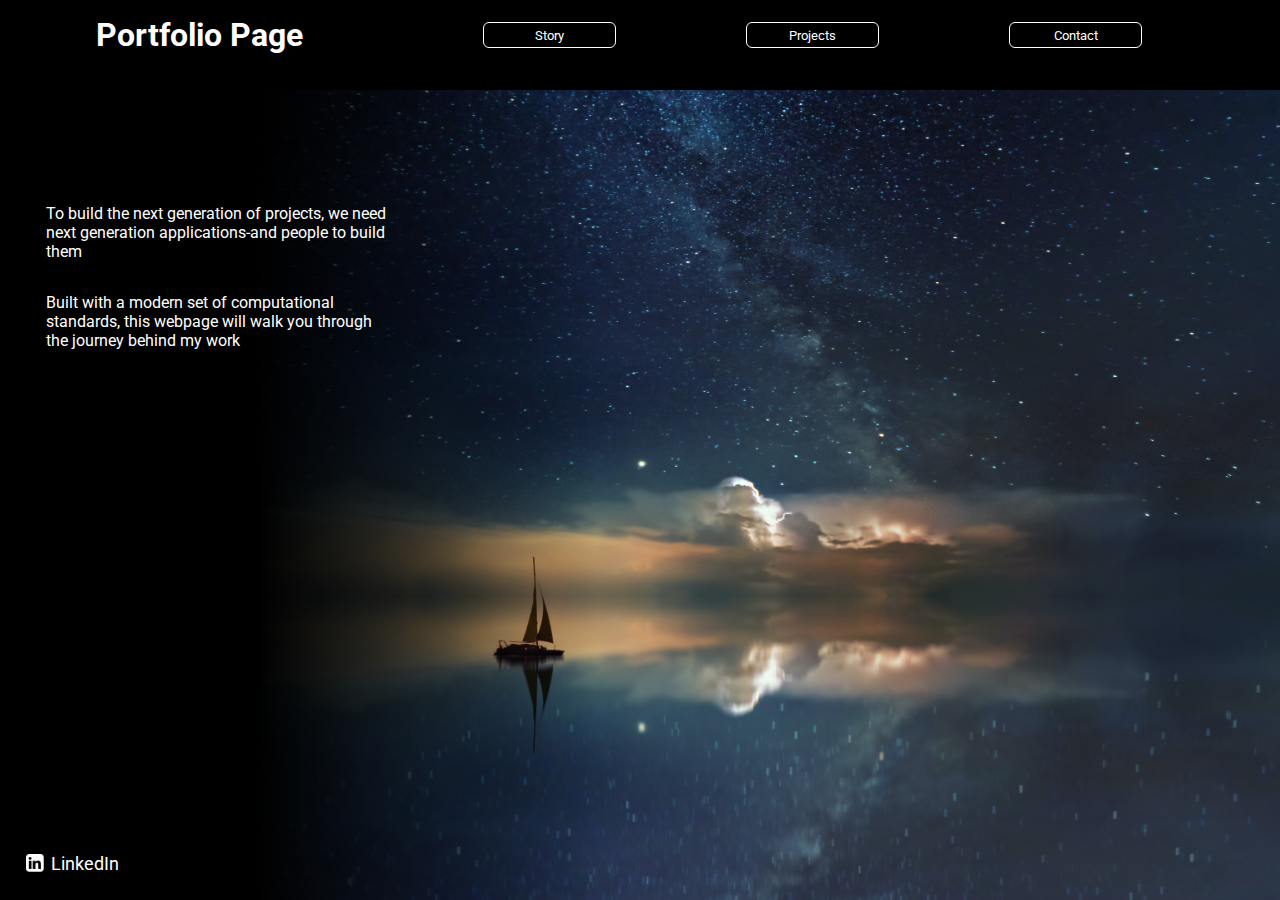
<file: index.html>
<!DOCTYPE html>

<head>
    <link rel="stylesheet" href="css/main.css">
    <link rel="icon" src="favicon.ico">
    <link rel="preconnect" href="https://fonts.googleapis.com">
    <link rel="preconnect" href="https://fonts.gstatic.com" crossorigin>
    <link href="https://fonts.googleapis.com/css2?family=Roboto:wght@700&display=swap" rel="stylesheet">
</head>

<body>
    <header>
        <a href="/index.html">
            <h1>Portfolio Page</h1>
        </a>
        <form action="/story.html">
            <button class="button-header" id="button-story">Story</button>
        </form>
        <form action="/projects.html">
            <button class="button-header" id="button-projects">Projects</button>
        </form>
        <form action="/contact.html">
            <button class="button-header" id="button-contact">Contact</button>
        </form>
    </header>
    <main>
        <div class="text">
            <p>
                To build the next generation of projects, we need next generation applications-and people to build them
            </p>
            <p>
                Built with a modern set of computational standards, this webpage will walk you through the journey
                behind my work
            </p>
        </div>
        <div class="index-background-image background-image-with-gradient "></div>
    </main>
    <footer>
        <a href="https://linkedin.com" target="_blank">
            <img style="width:1em" src="img/linkedin.png">
            <p>LinkedIn</p>
        </a>
    </footer>
</body>
</file>
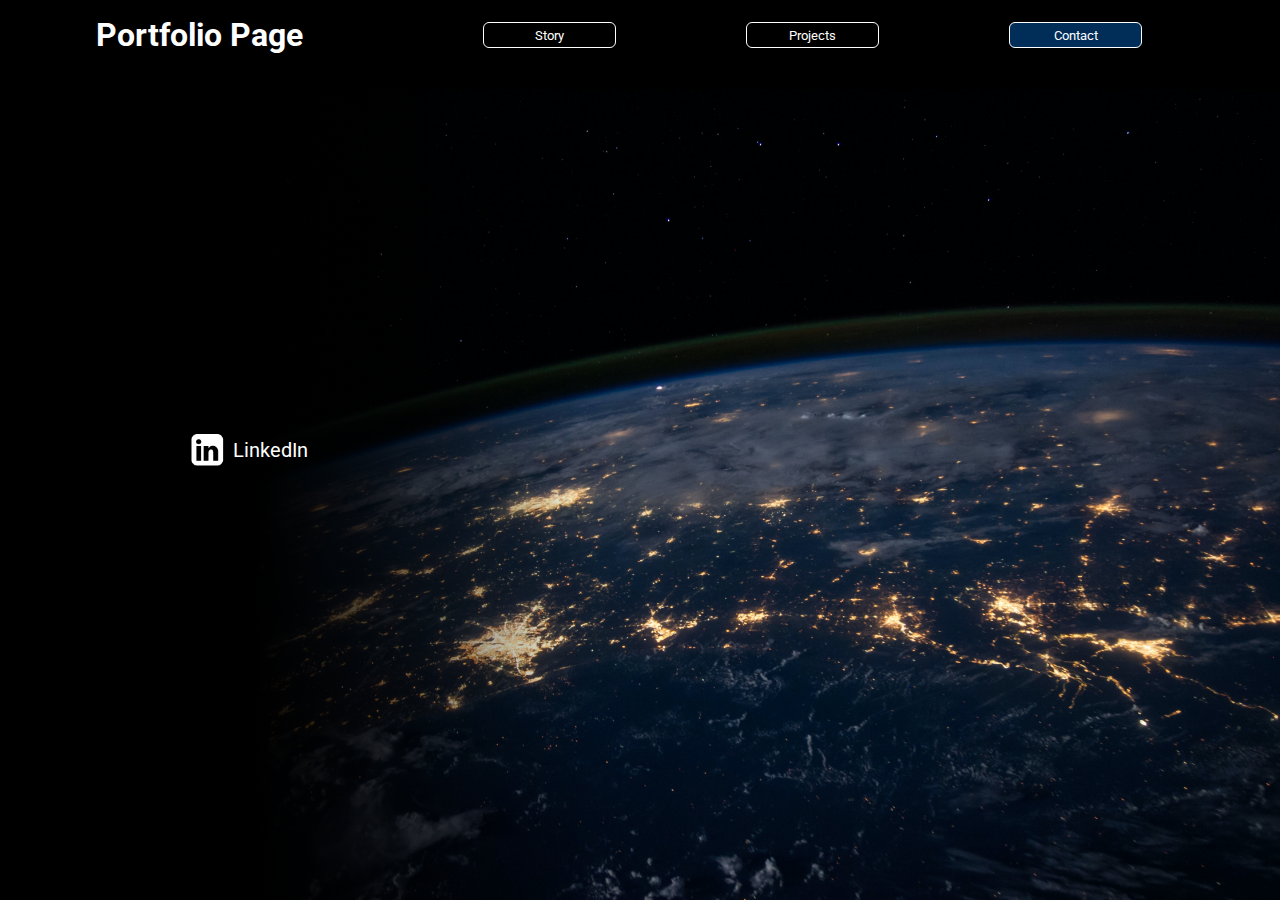
<file: contact.html>
<!DOCTYPE html>

<head>
    <link rel="stylesheet" href="css/main.css">
    <link rel="stylesheet" href="css/contact.css">
    <link rel="icon">
    <link rel="preconnect" href="https://fonts.googleapis.com">
    <link rel="preconnect" href="https://fonts.gstatic.com" crossorigin>
    <link href="https://fonts.googleapis.com/css2?family=Roboto:wght@700&display=swap" rel="stylesheet">
</head>

<body>
    <header>
        <a href="/index.html">
            <h1>Portfolio Page</h1>
        </a>
        <form action="/story.html">
            <button class="button-header" id="button-story">Story</button>
        </form>
        <form action="/projects.html">
            <button class="button-header" id="button-projects">Projects</button>
        </form>
        <form action="/contact.html">
            <button class="button-header" id="button-contact">Contact</button>
        </form>
        <div class="background-image-with-gradient contact-background-image" src="img/nasa.jpg">
    </header>
    <main>
        <a href="https://linkedin.com" target="_blank">
            <img src="img/linkedin.png">
            <p>LinkedIn</p>
        </a>
    </main>
</body>
</file>
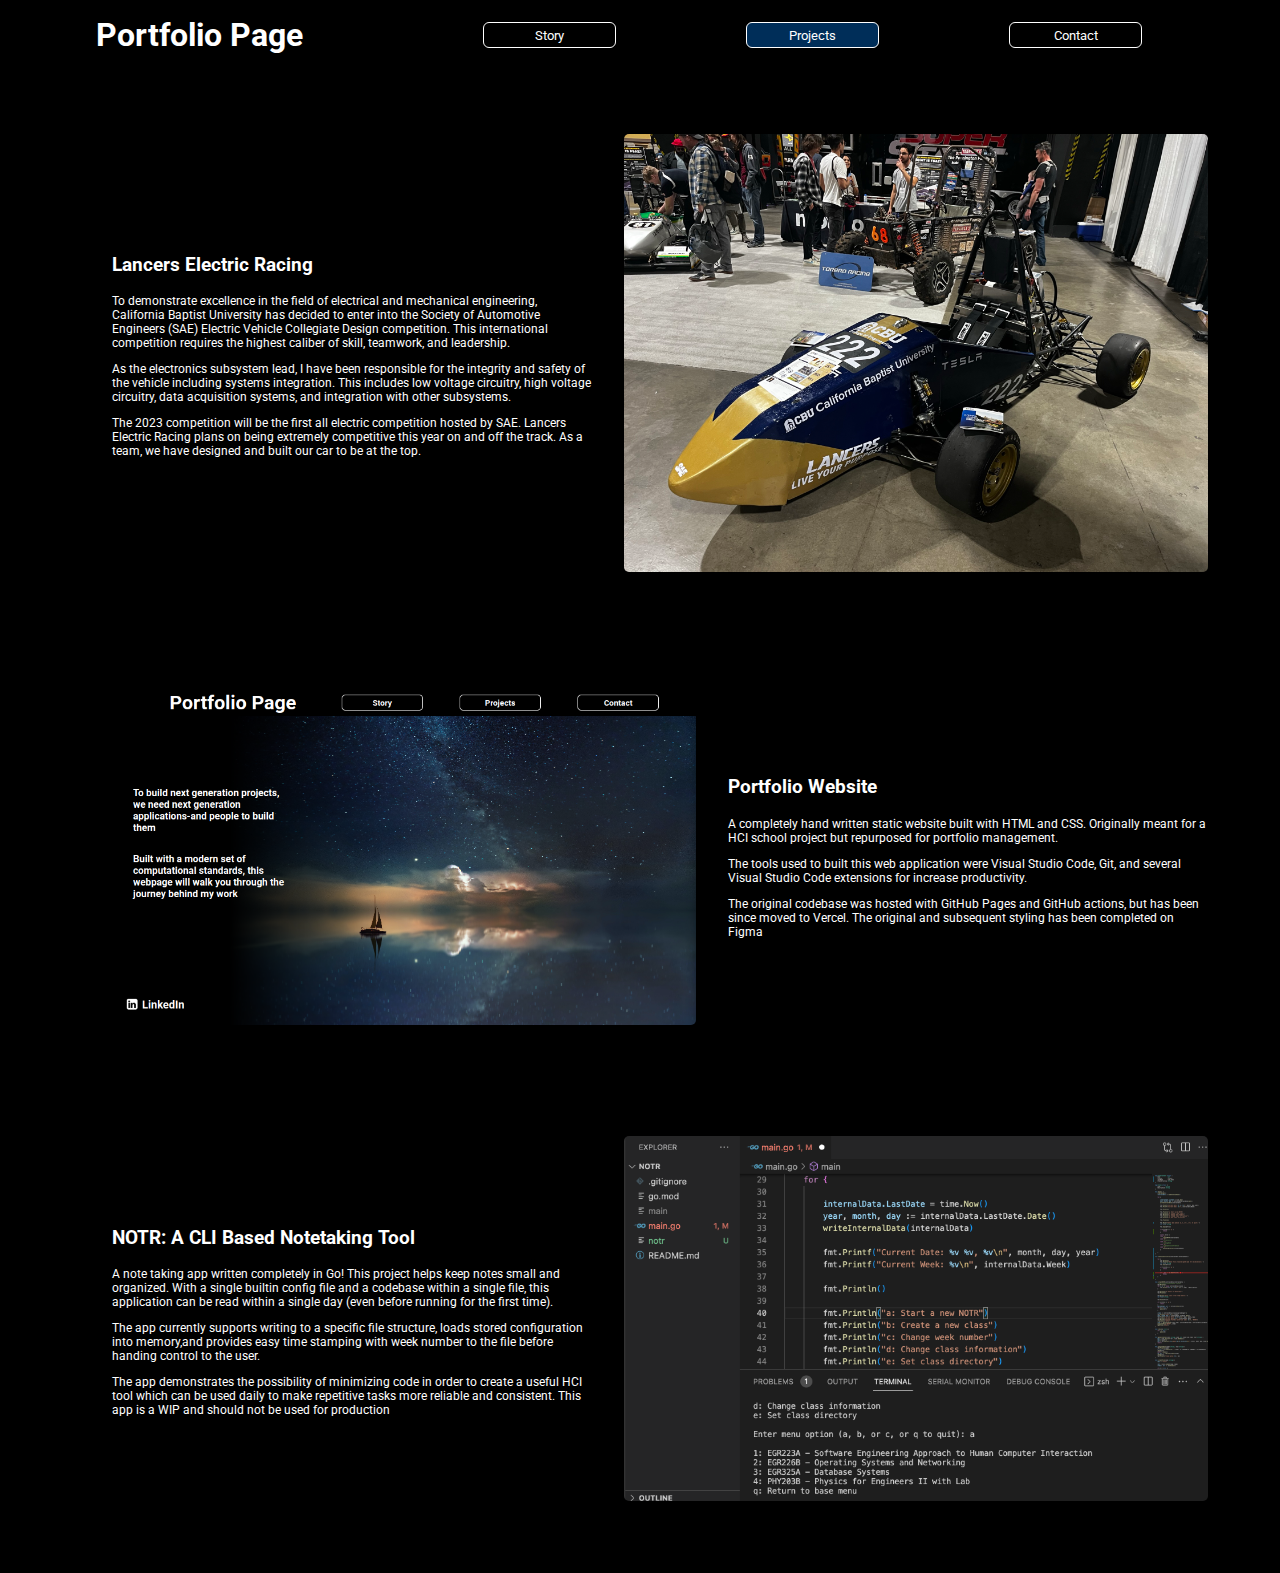
<file: projects.html>
<!DOCTYPE html>

<head>
    <link rel="stylesheet" href="css/main.css">
    <link rel="stylesheet" href="css/projects.css">
    <link rel="icon">
    <link rel="preconnect" href="https://fonts.googleapis.com">
    <link rel="preconnect" href="https://fonts.gstatic.com" crossorigin>
    <link href="https://fonts.googleapis.com/css2?family=Roboto:wght@700&display=swap" rel="stylesheet">
</head>

<body>
    <header>
        <a href="/index.html">
            <h1>Portfolio Page</h1>
        </a>
        <form action="/story.html">
            <button class="button-header" id="button-story">Story</button>
        </form>
        <form action="/projects.html">
            <button class="button-header" id="button-projects">Projects</button>
        </form>
        <form action="/contact.html">
            <button class="button-header" id="button-contact">Contact</button>
        </form>
    </header>
    <main>
        <ul>
            <li>
                <ul class="inner-list" id="inner-list-item-1">
                    <li class="inner-text">
                        <h3>Lancers Electric Racing</h3>
                        <p>To demonstrate excellence in the field of electrical and mechanical engineering, California
                            Baptist University has decided to enter into the Society of Automotive Engineers (SAE)
                            Electric Vehicle Collegiate Design competition. This international competition requires the
                            highest caliber of skill, teamwork, and leadership.</p>
                        <p>As the electronics subsystem lead, I have been responsible for the integrity and safety of
                            the vehicle including systems integration. This includes low voltage circuitry, high voltage
                            circuitry, data acquisition systems, and integration with other subsystems.</p>
                        <p>The 2023 competition will be the first all electric competition hosted by SAE. Lancers
                            Electric Racing plans on being extremely competitive this year on and off the track. As a
                            team, we have designed and built our car to be at the top.</p>
                    </li>
                    <li class="inner-image">
                        <img src="img/charger.jpeg">
                    </li>
                </ul>
            </li>
            <li>
                <ul class="inner-list" id="inner-list-item-2">
                    <li class="inner-image">
                        <img src="img/portfolio.png">
                    </li>
                    <li class="inner-text">
                        <h3>Portfolio Website</h3>
                        <p>A completely hand written static website built with HTML and CSS. Originally meant for a HCI
                            school project but repurposed for portfolio management. </p>
                        <p>The tools used to built this web application were Visual Studio Code, Git, and several Visual
                            Studio Code extensions for increase productivity.</p>
                        <p>The original codebase was hosted with GitHub Pages and GitHub actions, but has been since
                            moved to Vercel. The original and subsequent styling has been completed on Figma
                        </p>
                    </li>
                </ul>
            </li>
            <li>
                <ul class="inner-list" id="inner-list-item-3">
                    <li class="inner-text">
                        <h3>NOTR: A CLI Based Notetaking Tool</h3>
                        <p>A note taking app written completely in Go! This project helps keep notes small and
                            organized. With a single builtin config file and a codebase within a single file, this
                            application can be read within a single day (even before running for the first time).
                        </p>
                        <p>The app currently supports writing to a specific file structure, loads stored configuration
                            into memory,and provides easy time stamping with week number to the file before handing
                            control to the user.
                        </p>
                        <p>The app demonstrates the possibility of minimizing code in order to create a useful HCI tool
                            which can be used daily to make repetitive tasks more reliable and consistent. This app is a
                            WIP and should not be used for production
                        </p>
                    </li>
                    <li class="inner-image">
                        <img src="img/code.png">
                    </li>
                </ul>
            </li>
        </ul>
    </main>
</body>
</file>
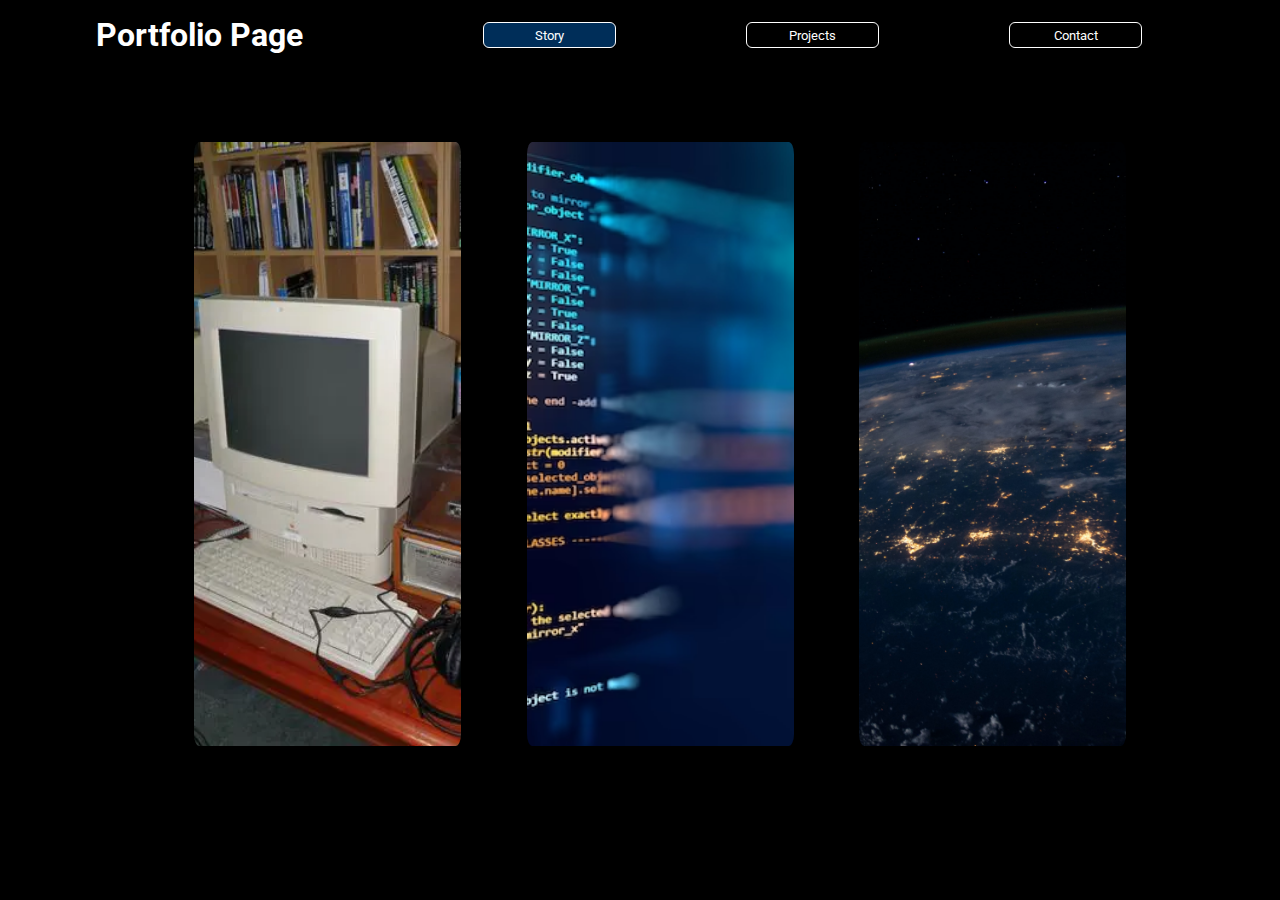
<file: story.html>
<!DOCTYPE html>

<head>
    <link rel="stylesheet" href="css/main.css">
    <link rel="stylesheet" href="css/story.css">
    <link rel="icon">
    <link rel="preconnect" href="https://fonts.googleapis.com">
    <link rel="preconnect" href="https://fonts.gstatic.com" crossorigin>
    <link href="https://fonts.googleapis.com/css2?family=Roboto:wght@700&display=swap" rel="stylesheet">
</head>

<body>
    <header>
        <a href="/index.html">
            <h1>Portfolio Page</h1>
        </a>
        <form action="/story.html">
            <button class="button-header" id="button-story">Story</button>
        </form>
        <form action="/projects.html">
            <button class="button-header" id="button-projects">Projects</button>
        </form>
        <form action="/contact.html">
            <button class="button-header" id="button-contact">Contact</button>
        </form>
    </header>
    <main>
        <ul class="list">
            <li class="image-icon" id="story-list-item-1">
                <p class="overlay">1</p>
            </li>
            <li class="image-icon" id="story-list-item-2">
                <p class="overlay">2</p>
            </li>
            <li class="image-icon" id="story-list-item-3">
                <p class="overlay">3</p>
            </li>
        </ul>
    </main>
</body>
</file>
<file: css/main.css>
a {
    margin-left: 5em;
    text-decoration: none;
    flex: 3;
    color: white;
}

:visited {
    text-decoration: none;
    color: white;
    text-decoration-line: none;
}

h1 {
    padding: .25em;
    margin: 0;
}

body {
    background-color: black;
    color: white;
    font-family: 'Roboto', sans-serif;
}

form {
    flex: 2;
}

button {
    font-family: inherit;
    color: inherit;
    border: 1px solid white;
}

button:hover {
    background-color: #1e1e1e;
    cursor: pointer;
}

.button-header {
    width: 10em;
    height: 2em;
    border-radius: 6px;
    background-color: transparent;
}

header {
    display: flex;
    flex: auto;
    justify-content: space-evenly;
    align-items: center;
}

.background-image-with-gradient {
    position: absolute;
    z-index: -1;
    max-width: 90%;
    max-height: 90%;
    width: 80%;
    height: 90%;
    background-size: cover;
    background-position: center center;
    right: 0;
    bottom: 0;
    object-position: right top;
}

.index-background-image {
    background-image: linear-gradient(90deg, black, transparent, transparent, transparent),
        url('../img/boat.jpg');
}

.contact-background-image {
    background-image: linear-gradient(90deg, black, transparent, transparent, transparent),
        url('../img/nasa.jpg');
}

.text {
    display: flex;
    flex-direction: column;
    padding: 10% 70% 0% 3%;
}

footer a {
    position: absolute;
    left: 0;
    bottom: 0;
    display: flex;
    flex-direction: row;
    align-items: center;
    align-content: space-around;
    margin: 1em;
    padding: .25em;
    font-size: 18px;
}

footer a img,
footer a p {
    margin: .2em;
}
</file>
<file: css/contact.css>
#button-contact {
    background-color: #002E59;
}

main {
    position: absolute;
    top: 50%;
    left: 10%;
    transform: translate(-10%, -50%)
}

main a {
    display: flex;
    flex-direction: row;
    justify-content: center;
    align-items: center;

}

main a img {
    margin: .25em;
    height: 2em;
}

main a p {
    margin: .25em;
    font-size: 20px;
}
</file>
<file: css/projects.css>
#button-projects {
    background-color: #002E59;
}

p {
    font-size: 12px;
}

.inner-list {
    display: flex;
    justify-content: space-evenly;
    align-items: center;
    align-content: center;
    margin: 2em;
    padding: 3% 0 3% 0;
}

ul li {
    list-style-type: none;
    margin: .25em 1em;
    flex-basis: 800px;
}

.inner-image img {
    flex: 1;
    object-fit: cover;
    max-width: 100%;
    height: 100%;
    height: auto;
    vertical-align: middle;
    border-radius: 5px;
}



.inner-text {
    max-width: 30em;
}
</file>
<file: css/story.css>
#button-story {
    background-color: #002E59;
}

main {
    margin: 5em;
}

.list {
    display: flex;
    flex-direction: row;
    list-style-type: none;
    justify-content: space-evenly;
    align-items: center;
    align-content: center;
    height: 100%;
    margin: 0;
    flex: 1;
}

li {
    max-height: 90%;
    max-width: 100%;
    padding: 30vh 10vw;
    background-color: gray;
    background-position: center center;
    background-size: cover;
    overflow: hidden;
    border-radius: 2%;
}

.image-icon:hover {
    cursor: pointer;
}

.image-icon:hover p {
    transform: scale(1);
}

#story-list-item-1 {
    background-image: url('../img/old-computer.webp');
}

#story-list-item-2 {
    background-image: url('../img/coding.avif');
}

#story-list-item-3 {
    background-image: url('../img/nasa.jpg');
}

.overlay {
    transform: scale(0);
    transition: all 0.2s 0.1s ease-in-out;
    font-size: 20px
}
</file>
